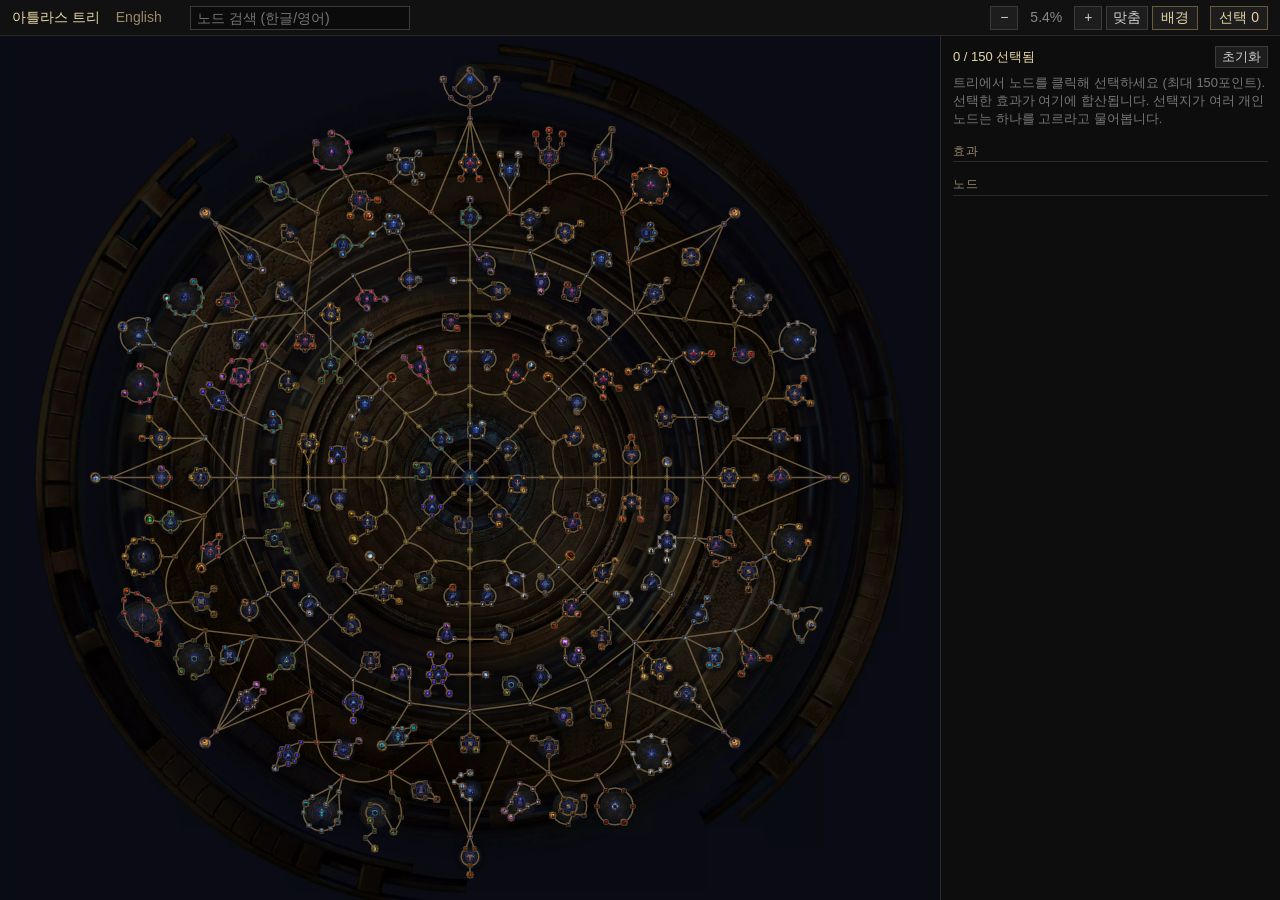
<file: atlas-site/index.html>
<!doctype html>
<html lang="ko">
<head>
<meta charset="utf-8">
<meta name="viewport" content="width=device-width, initial-scale=1">
<title>아틀라스 트리</title>
<link rel="stylesheet" href="style.css">
</head>
<body>
<header>
  <nav><a href="index.html" class=on>아틀라스 트리</a> <a href="data.html">English</a></nav>
  <div class="search">
    <input id="q" type="search" placeholder="노드 검색 (한글/영어)" autocomplete="off" title="노드 이름이나 설명의 단어 (한글 또는 영어). Enter: 다음 결과, Esc: 지우기">
    <span id="hits"></span>
  </div>
  <div class="zoom">
    <button id="out" title="축소">&minus;</button>
    <span id="pct"></span>
    <button id="in" title="확대">+</button>
    <button id="fit" title="트리를 화면에 맞추기">맞춤</button>
    <button id="bg" title="배경 보이기 / 숨기기 (B)">배경</button>
    <button id="toggle" title="선택 패널 보이기 / 숨기기">선택 <span id="badge">0</span></button>
  </div>
</header>
<canvas id="c"></canvas>
<aside id="panel">
  <div class="ph">
    <span id="count"></span>
    <button id="clear">초기화</button>
  </div>
  <p id="empty">트리에서 노드를 클릭해 선택하세요 (최대 <span id="max"></span>포인트). 선택한 효과가 여기에 합산됩니다. 선택지가 여러 개인 노드는 하나를 고르라고 물어봅니다.</p>
  <h3>효과</h3>
  <ul id="effects"></ul>
  <h3>노드</h3>
  <ul id="picked"></ul>
</aside>
<div id="tip"></div>
<div id="menu"></div>
<script src="trees/data.ko.js"></script>
<script src="viewer.ko.js"></script>
</body>
</html>
</file>
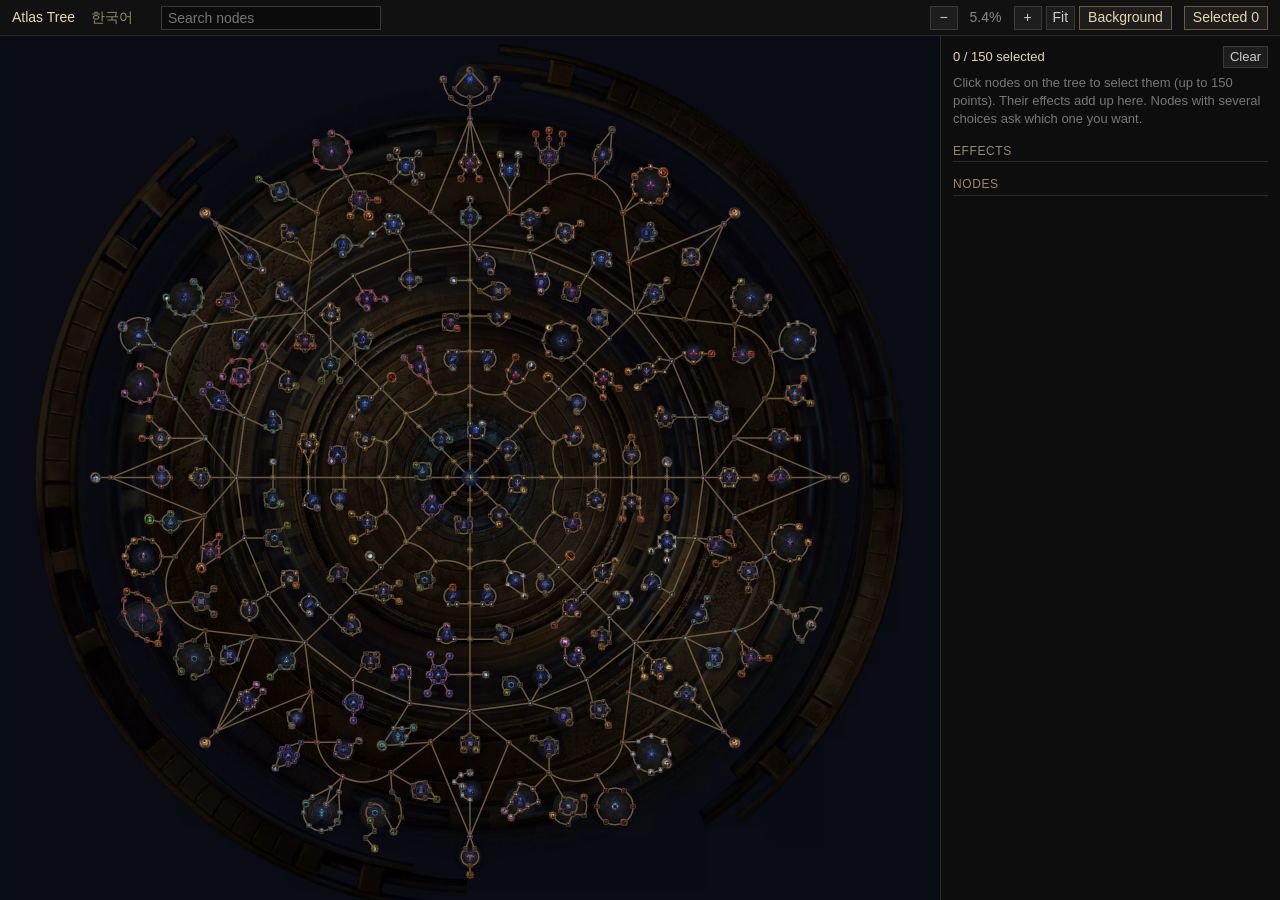
<file: atlas-site/data.html>
<!doctype html>
<html lang="en">
<head>
<meta charset="utf-8">
<meta name="viewport" content="width=device-width, initial-scale=1">
<title>Atlas Tree</title>
<link rel="stylesheet" href="style.css">
</head>
<body>
<header>
  <nav><a href="data.html" class=on>Atlas Tree</a> <a href="index.html">한국어</a></nav>
  <div class="search">
    <input id="q" type="search" placeholder="Search nodes" autocomplete="off" title="Words in node names or descriptions. Enter: next match, Esc: clear">
    <span id="hits"></span>
  </div>
  <div class="zoom">
    <button id="out" title="Zoom out">&minus;</button>
    <span id="pct"></span>
    <button id="in" title="Zoom in">+</button>
    <button id="fit" title="Fit tree to screen">Fit</button>
    <button id="bg" title="Show / hide the background (B)">Background</button>
    <button id="toggle" title="Show / hide the selection panel">Selected <span id="badge">0</span></button>
  </div>
</header>
<canvas id="c"></canvas>
<aside id="panel">
  <div class="ph">
    <span id="count"></span>
    <button id="clear">Clear</button>
  </div>
  <p id="empty">Click nodes on the tree to select them (up to <span id="max"></span> points). Their effects add up here. Nodes with several choices ask which one you want.</p>
  <h3>Effects</h3>
  <ul id="effects"></ul>
  <h3>Nodes</h3>
  <ul id="picked"></ul>
</aside>
<div id="tip"></div>
<div id="menu"></div>
<script src="trees/data.js"></script>
<script src="viewer.js"></script>
</body>
</html>
</file>
<file: atlas-site/style.css>
html, body { margin: 0; height: 100%; background: #08090c; color: #ccc; font: 14px/1.4 Verdana, Geneva, sans-serif; overflow: hidden; }

header { position: fixed; top: 0; left: 0; right: 0; min-height: 36px; box-sizing: border-box; display: flex; flex-wrap: wrap; align-items: center; gap: 4px 16px; padding: 4px 12px; background: #111; border-bottom: 1px solid #2a2a2a; z-index: 2; }
header nav a { color: #9a8a6a; text-decoration: none; margin-right: 12px; }
header nav a.on, header nav a:hover { color: #e8d8a8; }
header .search { display: flex; align-items: center; gap: 6px; }
#q { width: 220px; height: 24px; box-sizing: border-box; padding: 0 6px; background: #0b0b0b; color: #ddd; border: 1px solid #3a3a3a; font: inherit; }
#q:focus { outline: none; border-color: #6b5a3c; }
#hits { color: #888; font-size: 12px; min-width: 60px; }
header .zoom { margin-left: auto; display: flex; align-items: center; gap: 4px; }
header button { background: #1d1d1d; color: #ccc; border: 1px solid #3a3a3a; min-width: 28px; height: 24px; cursor: pointer; font: inherit; }
header button:hover { background: #2a2a2a; }
header button.on { border-color: #6b5a3c; color: #e8d8a8; }
#toggle { margin-left: 8px; padding: 0 8px; }
#bg { padding: 0 8px; }
#pct { width: 48px; text-align: center; color: #888; }

canvas { position: fixed; top: 36px; left: 0; display: block; cursor: grab; }
canvas.drag { cursor: grabbing; }

#panel { position: fixed; top: 36px; right: 0; bottom: 0; width: 340px; box-sizing: border-box; padding: 10px 12px 16px; overflow-y: auto; background: rgba(14,14,14,.96); border-left: 1px solid #2a2a2a; z-index: 1; font-size: 13px; }
#panel.hidden { display: none; }
#panel .ph { display: flex; align-items: center; justify-content: space-between; margin-bottom: 6px; }
#count { color: #e8d8a8; }
#count.full { color: #e07050; }
#panel button { background: #1d1d1d; color: #ccc; border: 1px solid #3a3a3a; height: 22px; cursor: pointer; font: inherit; }
#panel button:hover { background: #2a2a2a; }
#panel h3 { margin: 14px 0 4px; font-size: 12px; font-weight: normal; color: #9a8a6a; text-transform: uppercase; letter-spacing: .05em; border-bottom: 1px solid #2a2a2a; padding-bottom: 2px; }
#panel ul { list-style: none; margin: 0; padding: 0; }
#empty { color: #777; margin: 4px 0; }
#effects li { color: #8888ff; white-space: pre-line; padding: 3px 0; border-bottom: 1px solid #1c1c1c; }
#effects li .n { color: #777; font-size: 11px; margin-left: 4px; }
#picked li { display: flex; flex-wrap: wrap; align-items: center; gap: 2px 6px; padding: 1px 0; }
#picked li select { flex-basis: 100%; margin: 0 0 4px 10px; max-width: calc(100% - 10px); background: #0b0b0b; color: #8888ff; border: 1px solid #3a3a3a; font: inherit; font-size: 12px; }
#picked li span { flex: 1; cursor: pointer; color: #bbb; }
#picked li span:hover { color: #e8d8a8; }
#picked li.notable span { color: #d8c8a0; }
#picked li.keystone span { color: #e8a860; }
#picked li button { height: 18px; min-width: 18px; padding: 0; line-height: 1; color: #888; }

#tip { position: fixed; display: none; max-width: 380px; padding: 8px 10px; background: rgba(10,10,10,.95); border: 1px solid #5a4a2a; pointer-events: none; z-index: 3; font-size: 13px; }
#tip b { display: block; color: #e8d8a8; margin-bottom: 4px; }
#tip .stat { color: #8888ff; white-space: pre-line; }
#tip .rem { color: #888; font-style: italic; }
#tip .fl { color: #a07020; font-style: italic; margin-top: 4px; }
#tip .hint { color: #666; font-size: 11px; margin-top: 6px; }
#tip .choices { margin-top: 4px; border-left: 2px solid #3a3a3a; padding-left: 6px; }
#tip .choices div { color: #6a6aa8; white-space: pre-line; }
#tip .choices div.on { color: #e8c060; }

#menu { position: fixed; display: none; width: 340px; max-width: calc(100vw - 16px); box-sizing: border-box; padding: 8px 10px; background: rgba(10,10,10,.97); border: 1px solid #8a6a3a; z-index: 4; font-size: 13px; }
#menu b { display: block; color: #e8d8a8; margin-bottom: 4px; }
#menu .stat { color: #8888ff; white-space: pre-line; margin-bottom: 4px; }
#menu button { display: block; width: 100%; margin-top: 4px; padding: 4px 6px; text-align: left; background: #1a1a1a; color: #aab; border: 1px solid #333; cursor: pointer; font: inherit; }
#menu button:hover { background: #262626; border-color: #6b5a3c; color: #e8d8a8; }
#menu button.on { border-color: #e8c060; color: #e8c060; }
#menu button.rm { color: #e07050; margin-top: 8px; }
#menu .hint { color: #666; font-size: 11px; margin-top: 6px; }

@media (max-width: 600px) {
  header nav a { margin-right: 6px; font-size: 12px; }
  #q { width: 150px; }
  #panel { width: 100%; border-left: 0; }
}
</file>
